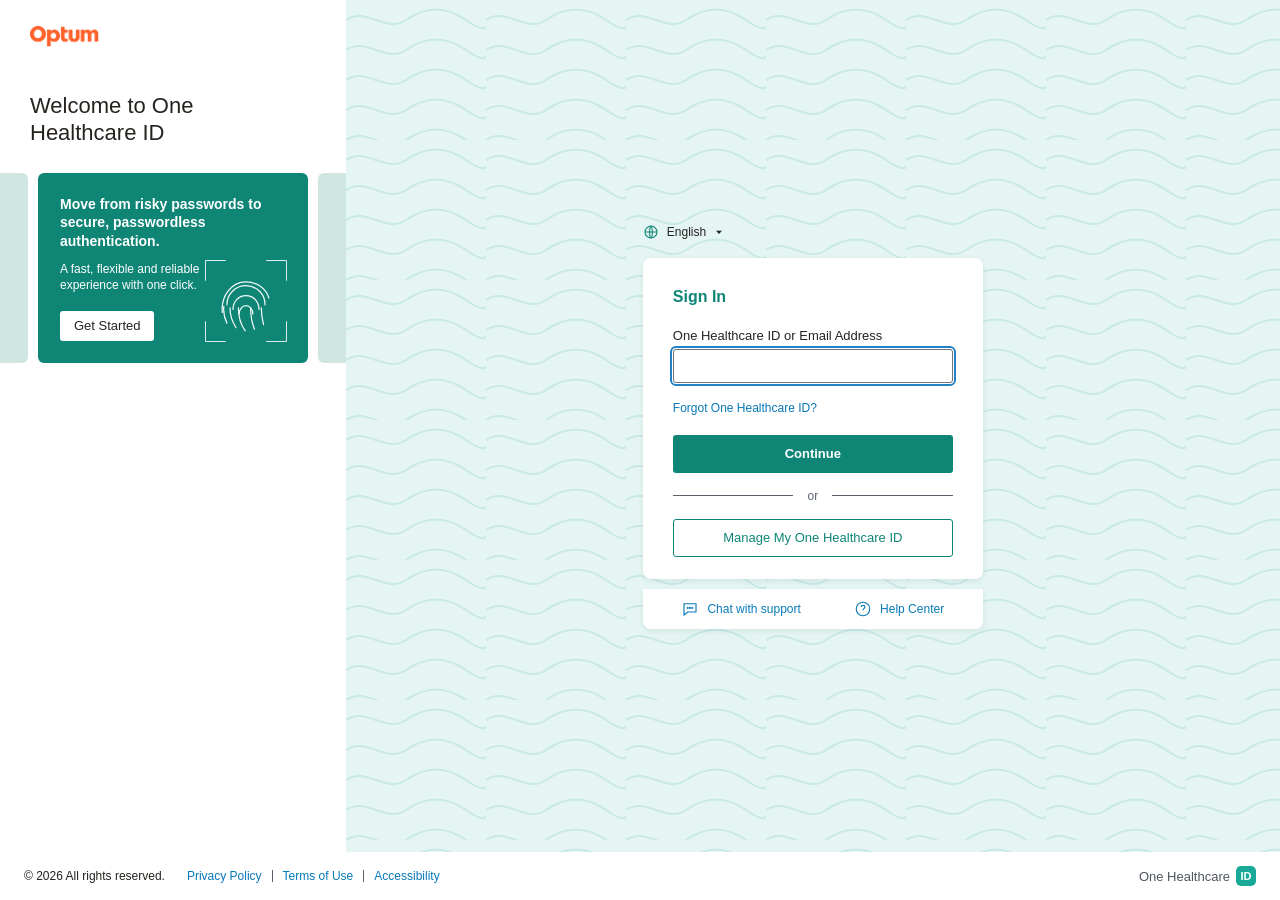
<file: index.html>
<!doctype html>
<html lang="en">
<head>
<meta charset="utf-8">
<meta name="viewport" content="width=device-width,initial-scale=1">
<title>Sign In · Health Plan Manager</title>
<link rel="stylesheet" href="assets/app-shell.css">
<style>
/* Login-only layout. Colours, fonts, radius and buttons come from assets/app-shell.css */
:root{--teal-d:#0F8576;--teal-soft:#E4F5F3}
body{background:#fff}
.login{flex:1;display:grid;grid-template-columns:minmax(320px,27%) 1fr;min-height:calc(100vh / var(--z,1) - 48px)}

/* left: welcome + promo */
.left{padding:26px 30px 20px;display:flex;flex-direction:column;gap:0;min-width:0}
.left .logo{width:70px}
.left h1{font-size:22px;font-weight:400;line-height:1.25;margin:44px 0 26px;color:var(--ink)}
.promo{display:flex;align-items:stretch;gap:10px;margin:0 -30px;padding:0 0 0 0;overflow:hidden}
.promo .peek{flex:none;width:28px;background:#cfe6e2;border-radius:0 6px 6px 0;height:190px}
.promo .peek.r{border-radius:6px 0 0 6px;margin-left:auto}
.promo .slide{flex:1;min-width:0;height:190px;border-radius:6px;background:var(--teal-d);color:#fff;padding:22px;position:relative;overflow:hidden}
.slide h2{font-size:var(--fs-md);font-weight:600;line-height:1.35;margin:0 0 10px;max-width:300px;color:#fff}
.slide p{font-size:var(--fs-xs);line-height:1.35;margin:0;max-width:150px}
.slide .go{position:absolute;left:22px;bottom:22px;height:30px;padding:0 14px;border:0;border-radius:3px;background:#fff;color:#26231f;font-size:var(--fs-sm);cursor:pointer}
.slide .fp{position:absolute;right:20px;bottom:20px;width:84px;height:84px;color:#fff;opacity:.95}
.left .copy{margin-top:auto;padding-top:28px}

/* right: pattern + sign-in card */
.right{position:relative;background-color:var(--teal-soft);display:flex;flex-direction:column;align-items:center;justify-content:center;padding:24px 20px;min-width:0}
.right:before{content:"";position:absolute;inset:0;opacity:.9;
  background-image:url("data:image/svg+xml,%3Csvg xmlns='http://www.w3.org/2000/svg' width='140' height='140' viewBox='0 0 140 140' fill='none' stroke='%23c6e8e3' stroke-width='2'%3E%3Cpath d='M0 20c20-14 40 14 60 0s40-14 60 0 20 6 20 6'/%3E%3Cpath d='M0 50c20-14 40 14 60 0s40-14 60 0 20 6 20 6'/%3E%3Cpath d='M0 80c20-14 40 14 60 0s40-14 60 0 20 6 20 6'/%3E%3Cpath d='M0 110c20-14 40 14 60 0s40-14 60 0 20 6 20 6'/%3E%3Cpath d='M0 140c20-14 40 14 60 0s40-14 60 0 20 6 20 6'/%3E%3C/svg%3E")}
.right>*{position:relative}
.lang{align-self:center;width:340px;max-width:100%;display:flex;align-items:center;gap:8px;font-size:var(--fs-xs);color:#26231f;margin-bottom:18px}
.lang svg{width:16px;height:16px;color:var(--teal-d)}
.signin{width:340px;max-width:100%;background:#fff;border-radius:8px;box-shadow:0 2px 6px rgba(30,40,50,.08);padding:30px 30px 22px}
.signin h2{font-size:var(--fs-lg);font-weight:600;color:var(--teal-d);margin:0 0 22px}
.signin label{display:block;font-size:var(--fs-sm);margin-bottom:6px;color:var(--ink)}
.signin input{width:100%;height:34px;padding:0 10px;border:1px solid #6c737a;border-radius:3px;font:var(--fs-sm) "Segoe UI",Arial,sans-serif;color:var(--ink);background:#fff}
.signin input:focus{outline:2px solid var(--blue);outline-offset:1px}
.forgot{display:inline-block;margin:18px 0 20px;font-size:var(--fs-xs);color:var(--blue-link);text-decoration:none}
.forgot:hover{text-decoration:underline}
.btn-continue{width:100%;height:38px;border:0;border-radius:3px;background:var(--teal-d);color:#fff;font-size:var(--fs-sm);font-weight:700;cursor:pointer}
.btn-continue:hover{background:#0b6e61}
.or{display:flex;align-items:center;gap:14px;margin:16px 0;color:#59616a;font-size:var(--fs-xs)}
.or:before,.or:after{content:"";flex:1;height:1px;background:#59616a}
.btn-manage{width:100%;height:38px;border:1px solid var(--teal-d);border-radius:3px;background:#fff;color:var(--teal-d);font-size:var(--fs-sm);cursor:pointer}
.btn-manage:hover{background:var(--teal-soft)}
.help{width:340px;max-width:100%;margin-top:10px;background:#fff;border-radius:0 0 8px 8px;box-shadow:0 2px 6px rgba(30,40,50,.08);display:flex;justify-content:space-around;padding:11px 12px}
.help a{display:inline-flex;align-items:center;gap:8px;font-size:var(--fs-xs);color:var(--blue-link);text-decoration:none}
.help a:hover{text-decoration:underline}
.help svg{width:18px;height:18px}

/* footer */
.login-foot{height:48px;display:flex;align-items:center;gap:22px;padding:0 24px;background:#fff;font-size:var(--fs-xs);color:var(--ink)}
.login-foot a{color:var(--blue-link);text-decoration:none}.login-foot a:hover{text-decoration:underline}
.login-foot .sep{width:1px;height:12px;background:#59616a;margin:0 -12px}
.login-foot .brand{margin-left:auto;display:flex;align-items:center;gap:6px;color:#4e555d;font-size:var(--fs-sm)}
.login-foot .brand i{display:inline-grid;place-items:center;width:20px;height:20px;border-radius:5px;background:var(--teal);color:#fff;font:700 11px "Segoe UI",Arial,sans-serif}

@media(max-width:900px){
  .login{grid-template-columns:1fr}
  .left{padding:24px 20px}.left h1{margin:28px 0 22px}.promo{margin:0 -20px}
  .right{padding:28px 16px}
  .login-foot{height:auto;flex-wrap:wrap;gap:8px 18px;padding:14px 20px}.login-foot .sep{display:none}.login-foot .brand{margin-left:0}
}
@media(max-width:480px){.signin{padding:30px 20px 24px}.promo .peek{display:none}.promo{margin:0}.slide{padding:22px}.slide .fp{width:80px;height:80px}}
</style>
</head>
<body>
<main class="login">
  <section class="left">
    <img class="logo" src="assets/optum-logo.png" alt="Optum">
    <h1>Welcome to One<br>Healthcare ID</h1>
    <div class="promo" aria-label="Announcements">
      <span class="peek"></span>
      <div class="slide">
        <h2>Move from risky passwords to secure, passwordless authentication.</h2>
        <p>A fast, flexible and reliable experience with one click.</p>
        <button class="go" type="button">Get Started</button>
        <svg class="fp" viewBox="0 0 110 110" fill="none" stroke="currentColor" stroke-width="1.6" stroke-linecap="round" aria-hidden="true">
          <path d="M2 28V2h26M82 2h26v26M108 82v26H82M28 108H2V82" stroke-width="1.2"/>
          <path d="M30 60c0-14 11-25 25-25s25 11 25 25"/><path d="M38 66c0-10 7-18 17-18s17 8 17 18"/><path d="M46 72c0-6 4-11 9-11s9 5 9 11"/>
          <path d="M24 70c-2-22 12-40 31-40 14 0 26 8 30 21"/><path d="M30 84c-4-8-5-14-4-22M42 90c-6-9-8-17-8-26M54 94c-6-8-9-18-9-30M66 92c-3-8-5-16-5-28M78 86c-2-8-3-14-3-22"/>
        </svg>
      </div>
      <span class="peek r"></span>
    </div>
  </section>

  <section class="right">
    <div class="lang"><svg viewBox="0 0 24 24" fill="none" stroke="currentColor" stroke-width="1.6" aria-hidden="true"><circle cx="12" cy="12" r="9"/><path d="M3 12h18M12 3c3 3.2 3 14.8 0 18M12 3c-3 3.2-3 14.8 0 18"/></svg>English <svg viewBox="0 0 24 24" fill="currentColor" style="width:10px;height:10px;color:#26231f" aria-hidden="true"><path d="M5 9h14l-7 8z"/></svg></div>
    <form class="signin" id="signin" novalidate>
      <h2>Sign In</h2>
      <label for="email">One Healthcare ID or Email Address</label>
      <input id="email" name="email" type="text" autocomplete="username" autofocus>
      <a class="forgot" href="#" data-noop>Forgot One Healthcare ID?</a>
      <button class="btn-continue" type="submit">Continue</button>
      <div class="or">or</div>
      <button class="btn-manage" type="button" data-noop>Manage My One Healthcare ID</button>
    </form>
    <div class="help">
      <a href="#" data-noop><svg viewBox="0 0 24 24" fill="none" stroke="currentColor" stroke-width="1.5" aria-hidden="true"><path d="M4 5h16v11H9l-5 4z"/><circle cx="9" cy="10.5" r=".6"/><circle cx="12" cy="10.5" r=".6"/><circle cx="15" cy="10.5" r=".6"/></svg>Chat with support</a>
      <a href="#" data-noop><svg viewBox="0 0 24 24" fill="none" stroke="currentColor" stroke-width="1.5" aria-hidden="true"><circle cx="12" cy="12" r="9"/><path d="M9.7 9.4a2.4 2.4 0 1 1 3.6 2.1c-.9.5-1.3 1-1.3 2M12 16.8h.01"/></svg>Help Center</a>
    </div>
  </section>
</main>

<footer class="login-foot">
  <span>© 2026 All rights reserved.</span>
  <a href="#" data-noop>Privacy Policy</a><span class="sep"></span>
  <a href="#" data-noop>Terms of Use</a><span class="sep"></span>
  <a href="#" data-noop>Accessibility</a>
  <span class="brand">One Healthcare <i>ID</i></span>
</footer>

<script src="assets/app-shell.js"></script>
<script>
// Wireframe demo only: no validation, any (or empty) entry continues to Home.
document.getElementById('signin').addEventListener('submit',function(e){
  e.preventDefault();
  PIS.save({email:document.getElementById('email').value.trim()});
  location.href='Home.html';
});
document.querySelectorAll('[data-noop]').forEach(function(a){a.addEventListener('click',function(e){e.preventDefault()})});
</script>
</body>
</html>
</file>
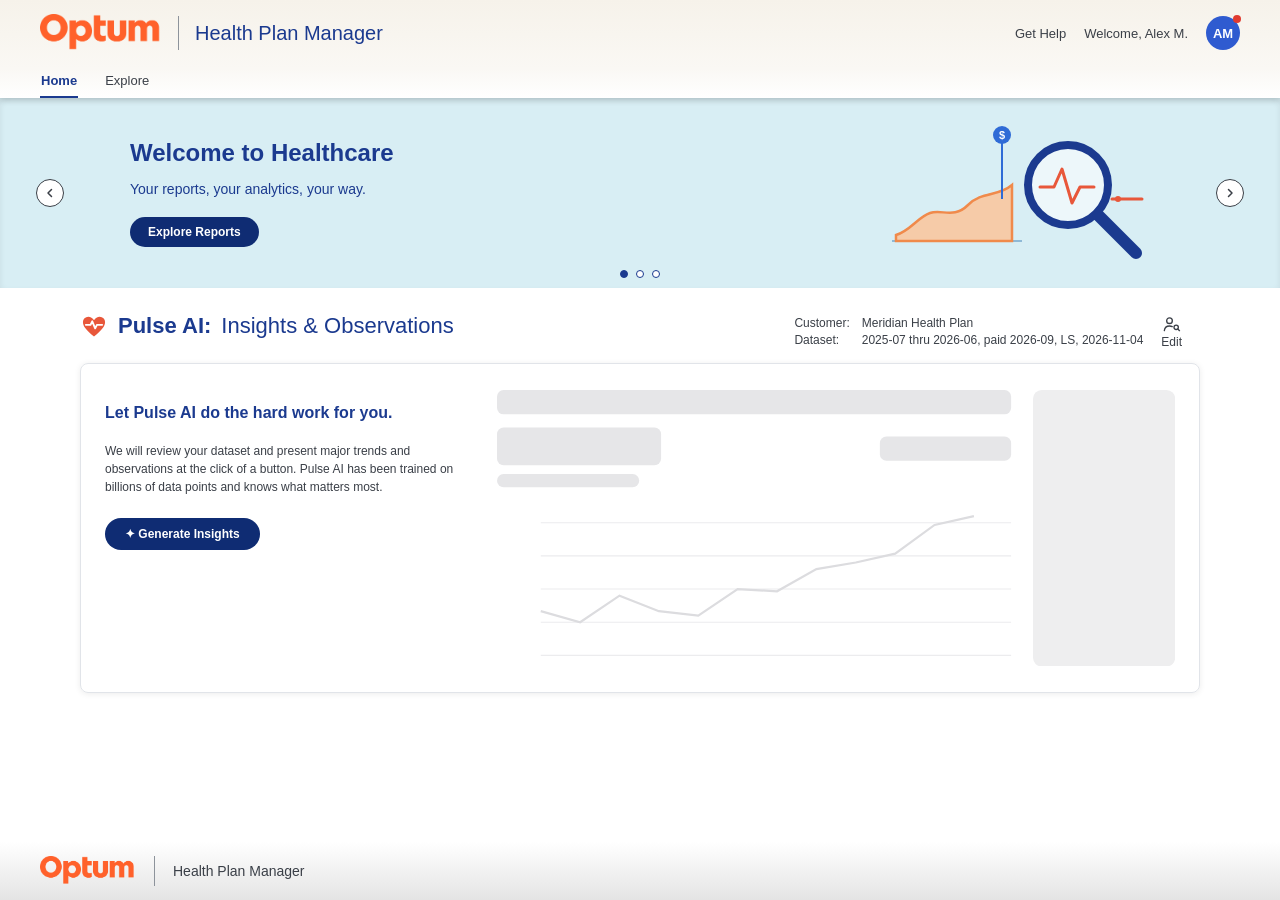
<file: Home.html>
<!doctype html>
<html lang="en">
<head>
<meta charset="utf-8">
<meta name="viewport" content="width=device-width,initial-scale=1">
<title>Welcome to Healthcare · Health Plan Manager</title>
<link rel="stylesheet" href="assets/app-shell.css">
<link rel="stylesheet" href="assets/portal.css">
<style>
/* Home-only layout */
.hero{position:relative;background:#d8eef4;box-shadow:inset 0 3px 6px rgba(0,0,0,.08);height:190px}
.hero-in{max-width:1200px;height:100%;margin:0 auto;padding:0 90px;display:flex;align-items:center;justify-content:space-between;gap:24px}
.slide{display:none;width:100%;align-items:center;justify-content:space-between;gap:24px}
.slide.on{display:flex}
.slide h1{font-size:24px;font-weight:700;color:var(--navy);margin:0 0 14px}
.slide p{margin:0 0 20px;font-size:var(--fs-md);color:var(--navy)}
.pill{display:inline-flex;align-items:center;height:30px;padding:0 18px;border:0;border-radius:15px;background:var(--navy-d);color:#fff;font-size:var(--fs-xs);font-weight:700;text-decoration:none;cursor:pointer}
.pill:hover{background:#0a2058}
.slide svg{flex:none;width:260px;height:140px}
.arrow{position:absolute;top:50%;margin-top:-14px;width:28px;height:28px;border-radius:50%;border:1px solid #3a3f47;background:#fff;color:#3a3f47;display:grid;place-items:center;cursor:pointer;padding:0}
.arrow svg{width:12px;height:12px}.arrow.l{left:36px}.arrow.r{right:36px}
.dots{position:absolute;left:0;right:0;bottom:10px;display:flex;justify-content:center;gap:8px}
.dots button{width:8px;height:8px;padding:0;border-radius:50%;border:1px solid var(--navy);background:#fff;cursor:pointer}
.dots button.on{background:var(--navy)}

.pulse-row{display:flex;align-items:flex-start;justify-content:space-between;gap:20px;flex-wrap:wrap;margin:6px 0 12px}
.pulse-row h2{margin:0;display:flex;align-items:center;gap:10px;font-size:22px;font-weight:400;color:var(--navy)}
.pulse-row h2 b{font-weight:700}
.pulse-row h2 svg{width:28px;height:28px}
.pulse{display:grid;grid-template-columns:minmax(260px,34%) 1fr;gap:28px;border:1px solid #e1e4e9;border-radius:8px;box-shadow:0 1px 6px rgba(0,0,0,.08);padding:26px 24px;min-height:280px}
.pulse h3{margin:12px 0 18px;font-size:var(--fs-lg);font-weight:700;color:var(--navy);line-height:1.35}
.pulse p{margin:0 0 22px;font-size:var(--fs-xs);color:#3a3f47;line-height:1.5}
.pulse .gen{height:32px;padding:0 20px;border:0;border-radius:16px;background:var(--navy-d);color:#fff;font-size:var(--fs-xs);font-weight:700;cursor:default}
.ghost{position:relative}
.ghost svg{width:100%;height:100%;min-height:230px}

@media(max-width:900px){
  .hero{height:auto;padding:22px 0 34px}.hero-in{padding:0 56px}.slide svg{display:none}
  .arrow.l{left:12px}.arrow.r{right:12px}.pulse{grid-template-columns:1fr}.ghost{display:none}
}
.head{display:flex;align-items:center;justify-content:space-between;gap:20px;flex-wrap:wrap;margin-bottom:14px}
.head h1{font-size:28px}
.search{display:flex;align-items:center;width:236px;max-width:100%;height:34px;padding:0 12px;border:1px solid #c9cdd3;border-radius:4px;background:#fff}
.search input{flex:1;min-width:0;border:0;outline:0;font:var(--fs-xs) "Segoe UI",Arial,sans-serif;color:#2b2f36;background:none}
.search svg{width:16px;height:16px;color:var(--plink)}
h2.group{font-size:18px;margin:0 0 12px}
.fold{max-width:760px;border:1px solid #e1e4e9;border-radius:18px;box-shadow:0 1px 6px rgba(0,0,0,.08);padding:14px 18px 10px}
.fold-head{display:flex;align-items:center;gap:12px;width:100%;padding:0 0 10px;border:0;border-bottom:2px solid var(--navy);background:none;cursor:pointer;text-align:left}
.fold-head svg.ico{width:22px;height:22px;color:var(--orange)}
.fold-head h3{margin:0;font-size:20px;font-weight:700;color:var(--navy)}
.fold-head svg.chev{width:12px;height:12px;color:var(--navy);transition:transform .15s}
.fold-head[aria-expanded=false] svg.chev{transform:rotate(180deg)}
.rows{list-style:none;margin:6px 0 0;padding:0}
.rows a{display:flex;align-items:center;gap:12px;padding:9px 6px;border-radius:4px;text-decoration:none}
.rows a:hover{background:#f0f1f3}
.rows svg{width:18px;height:18px;flex:none;color:#59616a}
.rows b{font-size:var(--fs-xs);font-weight:400;text-decoration:underline;color:var(--plink)}
.empty{margin:10px 6px;color:#737b84;font-size:var(--fs-xs)}
@media(max-width:900px){.search{width:100%}}
/* views */
[hidden]{display:none!important}
</style>
</head>
<body>
<div id="app-header"></div>

<div id="view-home">
<section class="hero" aria-roledescription="carousel" aria-label="Welcome">
  <button class="arrow l" type="button" aria-label="Previous"><svg viewBox="0 0 24 24" fill="none" stroke="currentColor" stroke-width="3" stroke-linecap="round" stroke-linejoin="round"><path d="m15 5-7 7 7 7"/></svg></button>
  <div class="hero-in">
    <div class="slide on">
      <div><h1>Welcome to Healthcare</h1><p>Your reports, your analytics, your way.</p><a class="pill" href="Home.html#explore" data-view="explore">Explore Reports</a></div>
      <svg viewBox="0 0 260 140" fill="none" aria-hidden="true">
        <path d="M2 118h130" stroke="#8fb9d6" stroke-width="2"/>
        <path d="M6 112c14-4 22-18 34-22s24 6 38-8 30-8 44-20v56H6z" fill="#f6cba8" stroke="#f08a4b" stroke-width="2.5"/>
        <path d="M112 14v62" stroke="#2f6bd6" stroke-width="2"/><circle cx="112" cy="12" r="9" fill="#2f6bd6"/><text x="112" y="16" font-size="11" font-weight="700" text-anchor="middle" fill="#fff" font-family="Segoe UI,Arial">$</text>
        <circle cx="178" cy="62" r="40" fill="#fff" fill-opacity=".55" stroke="#1B3A8F" stroke-width="8"/>
        <path d="M150 64h14l8-18 10 34 8-16h14" stroke="#e8573a" stroke-width="3" stroke-linecap="round" stroke-linejoin="round"/>
        <path d="M208 92l38 38" stroke="#1B3A8F" stroke-width="12" stroke-linecap="round"/>
        <path d="M222 76h30" stroke="#e8573a" stroke-width="3" stroke-linecap="round"/><circle cx="228" cy="76" r="3" fill="#e8573a"/>
      </svg>
    </div>
    <div class="slide">
      <div><h1>Foundation Reporting</h1><p>Open the Payment Integrity Suite to review savings and claims.</p></div>
      <svg viewBox="0 0 260 140" fill="none" aria-hidden="true"><rect x="40" y="24" width="180" height="104" rx="8" fill="#fff" stroke="#1B3A8F" stroke-width="5"/><path d="M40 52h180M86 52v76" stroke="#1B3A8F" stroke-width="4"/><rect x="100" y="86" width="14" height="30" fill="#2f6bd6"/><rect x="124" y="72" width="14" height="44" fill="#2f6bd6"/><rect x="148" y="94" width="14" height="22" fill="#2f6bd6"/><path d="M98 80l30-14 28 10 40-24" stroke="#f08a4b" stroke-width="3.5" stroke-linecap="round" stroke-linejoin="round"/></svg>
    </div>
    <div class="slide">
      <div><h1>Choose your customer and dataset</h1><p>Pick what every report will use from Explore.</p></div>
      <svg viewBox="0 0 260 140" fill="none" aria-hidden="true"><rect x="30" y="20" width="96" height="100" rx="8" fill="#fff" stroke="#1B3A8F" stroke-width="5"/><rect x="134" y="20" width="96" height="100" rx="8" fill="#fff" stroke="#1B3A8F" stroke-width="5"/><path d="M46 46h64M46 66h64M46 86h40M150 46h64M150 66h64M150 86h40" stroke="#2f6bd6" stroke-width="5" stroke-linecap="round"/><path d="M200 104l8 8 16-18" stroke="#f08a4b" stroke-width="5" stroke-linecap="round" stroke-linejoin="round"/></svg>
    </div>
  </div>
  <button class="arrow r" type="button" aria-label="Next"><svg viewBox="0 0 24 24" fill="none" stroke="currentColor" stroke-width="3" stroke-linecap="round" stroke-linejoin="round"><path d="m9 5 7 7-7 7"/></svg></button>
  <div class="dots" role="tablist"><button class="on" type="button" aria-label="Slide 1"></button><button type="button" aria-label="Slide 2"></button><button type="button" aria-label="Slide 3"></button></div>
</section>

<main class="portal-page">
  <div class="pulse-row">
    <h2><svg viewBox="0 0 24 24" fill="none" aria-hidden="true"><path d="M12 21C5 15.5 2.5 12 2.5 8.6A4.6 4.6 0 0 1 7.1 4c2 0 3.7 1.1 4.9 3 1.2-1.9 2.9-3 4.9-3a4.6 4.6 0 0 1 4.6 4.6C21.5 12 19 15.5 12 21z" fill="#e8573a"/><path d="M5 11h4l1.5-3 2.5 6 1.5-3H19" stroke="#fff" stroke-width="1.6" stroke-linecap="round" stroke-linejoin="round"/></svg><b>Pulse AI:</b> Insights &amp; Observations</h2>
    <div id="slot-pulse"></div>
  </div>
  <section class="pulse">
    <div>
      <h3>Let Pulse AI do the hard work for you.</h3>
      <p>We will review your dataset and present major trends and observations at the click of a button. Pulse AI has been trained on billions of data points and knows what matters most.</p>
      <button class="gen" type="button" tabindex="-1">✦ Generate Insights</button>
    </div>
    <div class="ghost" aria-hidden="true">
      <svg viewBox="0 0 620 250" preserveAspectRatio="none" fill="none">
        <rect x="0" y="0" width="470" height="22" rx="6" fill="#e6e6e8"/><rect x="0" y="34" width="150" height="34" rx="6" fill="#e6e6e8"/><rect x="350" y="42" width="120" height="22" rx="6" fill="#e6e6e8"/><rect x="0" y="76" width="130" height="12" rx="6" fill="#e6e6e8"/>
        <rect x="490" y="0" width="130" height="250" rx="8" fill="#eeeeef"/>
        <g stroke="#ececee"><path d="M40 120h430M40 150h430M40 180h430M40 210h430M40 240h430"/></g>
        <path d="M40 200l36 10 36-24 36 14 36 4 36-24 36 2 36-20 36-6 36-8 36-26 36-8" stroke="#dcdcdf" stroke-width="2"/>
      </svg>
    </div>
  </section>

</main>
</div>
<main class="portal-page" id="view-explore" hidden>
  <nav class="crumb" aria-label="Breadcrumb">
    <svg viewBox="0 0 24 24" fill="currentColor" aria-hidden="true"><path d="M12 3 2 12h3v9h5v-6h4v6h5v-9h3z"/></svg>
    <a href="Home.html" data-view="home">Home</a><span>›</span><b>Explore</b>
  </nav>
  <div class="head">
    <h1 class="h-navy">Explore</h1>
    <label class="search"><input id="q" type="search" placeholder="Search" aria-label="Search reports"><svg viewBox="0 0 24 24" fill="none" stroke="currentColor" stroke-width="1.9" stroke-linecap="round" aria-hidden="true"><circle cx="11" cy="11" r="6.5"/><path d="m16 16 4.5 4.5"/></svg></label>
  </div>
  <h2 class="group h-navy">Dashboards</h2>
  <section class="fold">
    <button class="fold-head" type="button" aria-expanded="true" aria-controls="foundation-rows">
      <svg class="ico" viewBox="0 0 24 24" fill="currentColor" aria-hidden="true"><rect x="3" y="4" width="8" height="7" rx="1"/><rect x="13" y="4" width="8" height="7" rx="1"/><rect x="3" y="13" width="8" height="7" rx="1"/><rect x="13" y="13" width="8" height="7" rx="1" opacity=".55"/></svg>
      <h3>Foundation Reporting</h3>
      <svg class="chev" viewBox="0 0 24 24" fill="none" stroke="currentColor" stroke-width="3" stroke-linecap="round" stroke-linejoin="round" aria-hidden="true"><path d="m6 15 6-6 6 6"/></svg>
    </button>
    <ul class="rows" id="foundation-rows">
      <li data-name="payment integrity suite"><a id="pis-link" href="Optum_Dashboard_Payment_Integrity_Suite.html"><svg viewBox="0 0 24 24" fill="none" stroke="currentColor" stroke-width="1.6" aria-hidden="true"><rect x="3" y="4" width="18" height="16" rx="1.5"/><path d="M3 9h18M8 9v11"/></svg><b>Payment Integrity Suite</b></a></li>
    </ul>
    <p class="empty" id="none" hidden>No reports match your search.</p>
  </section>
</main>
<div id="app-footer"></div>

<script src="assets/app-shell.js"></script>
<script>
PIS.mountShell('home',{meta:true});
/* One file, two views. The Customer/Dataset block moves: Pulse AI row on Home, header on Explore. */
var metaEl=document.createElement('div');PIS.mountMeta(metaEl);
var slotPulse=document.getElementById('slot-pulse'),slotHead=document.getElementById('ph-meta');
var vHome=document.getElementById('view-home'),vExp=document.getElementById('view-explore');
var navHome=document.querySelector('.ph-nav a[href="Home.html"]'),navExp=document.querySelector('.ph-nav a[href="Home.html#explore"]');
function show(v,push){
  var exp=v==='explore';
  vHome.hidden=exp;vExp.hidden=!exp;
  (exp?slotHead:slotPulse).appendChild(metaEl);
  if(navHome)exp?navHome.removeAttribute('aria-current'):navHome.setAttribute('aria-current','page');
  if(navExp)exp?navExp.setAttribute('aria-current','page'):navExp.removeAttribute('aria-current');
  document.title=(exp?'Explore':'Welcome to Healthcare')+' \u00b7 Health Plan Manager';
  if(push)history.replaceState(null,'',exp?'#explore':location.pathname);
  window.scrollTo(0,0);
}
document.addEventListener('click',function(e){
  var a=e.target.closest('a[data-view],.ph-nav a[href="Home.html"],.ph-nav a[href="Home.html#explore"]');
  if(!a)return;
  e.preventDefault();
  show((a.dataset.view||(a.getAttribute('href')==='Home.html'?'home':'explore')),true);
});
window.addEventListener('hashchange',function(){show(location.hash==='#explore'?'explore':'home',false)});
show(location.hash==='#explore'?'explore':'home',false);
/* Explore view: collapse + search */
var fhead=document.querySelector('.fold-head'),rows=document.getElementById('foundation-rows');
fhead.addEventListener('click',function(){var o=fhead.getAttribute('aria-expanded')==='true';fhead.setAttribute('aria-expanded',!o);rows.hidden=o});
document.getElementById('q').addEventListener('input',function(e){
  var q=e.target.value.trim().toLowerCase(),shown=0;
  rows.querySelectorAll('li').forEach(function(li){var ok=!q||li.dataset.name.indexOf(q)>-1;li.hidden=!ok;if(ok)shown++});
  document.getElementById('none').hidden=shown>0;
  if(q&&shown){rows.hidden=false;fhead.setAttribute('aria-expanded','true')}
});
(function(){
  var slides=document.querySelectorAll('.slide'),dots=document.querySelectorAll('.dots button'),i=0;
  function go(n){i=(n+slides.length)%slides.length;slides.forEach(function(s,k){s.classList.toggle('on',k===i)});dots.forEach(function(d,k){d.classList.toggle('on',k===i)})}
  document.querySelector('.arrow.l').onclick=function(){go(i-1)};
  document.querySelector('.arrow.r').onclick=function(){go(i+1)};
  dots.forEach(function(d,k){d.onclick=function(){go(k)}});
})();
</script>
</body>
</html>
</file>
<file: assets/app-shell.css>
/* Shared shell for Login / Home / Explore.
   Tokens, type scale, header, footer, buttons and the Customer/Dataset block
   are copied 1:1 from Optum_Dashboard_Payment_Integrity_Suite.html so all pages look like one app. */
*{box-sizing:border-box}
:root{
  --orange:#F15A24;--teal:#18A999;--blue:#2381C5;--blue-d:#1A6AA3;--blue-link:#0879B9;--blue-soft:#E7F3FA;
  --ink:#26231f;--muted:#777168;--line:#e9e0d3;--canvas:#faf8f2;--white:#fff;--btn-border:#bfc6cc;--radius:12px;
  --fs-xs:12px;--fs-sm:13px;--fs-md:14px;--fs-lg:16px;--fs-xl:22px;--fs-kpi:28px
}
html,body{margin:0}
body{background:var(--canvas);color:var(--ink);font-family:"Segoe UI",Arial,sans-serif;font-size:13px;min-height:calc(100vh / var(--z,1));display:flex;flex-direction:column}
a{color:var(--blue-link)}
button{font-family:inherit}

/* ---------- header (same as dashboard top bar) ---------- */
.topbar{height:42px;background:#fff;border-bottom:1px solid #e5e7e9;display:flex;align-items:center;padding:0 20px;gap:12px;position:sticky;top:0;z-index:20}
.logo-link{display:flex}.logo{width:59px;height:auto;display:block}
.top-title{font-size:var(--fs-sm);font-weight:600;color:#41464b}
.top-nav{display:flex;align-self:stretch;margin-left:14px}
.top-nav a{display:flex;align-items:center;padding:0 12px;font-size:var(--fs-sm);color:#4e555d;text-decoration:none;border-bottom:2px solid transparent}
.top-nav a:hover{color:var(--blue-link)}
.top-nav a[aria-current=page]{color:var(--blue-link);font-weight:600;border-bottom-color:var(--blue)}
.top-right{margin-left:auto;display:flex;align-items:center;gap:28px;font-size:var(--fs-sm);color:#4e555d;white-space:nowrap}
.top-right .acct span{color:#737b84}.top-right .acct b{font-weight:600;color:#2f353b}
.top-right .top-action{display:inline-flex;align-items:center;gap:6px;color:#4e555d;cursor:pointer}
.top-right .top-action:hover{color:var(--blue-link)}
.top-right .caret{width:10px;height:10px;margin-left:1px}
.top-right .avatar{width:26px;height:26px;border-radius:50%;background:#e5edf5;color:#275a80;display:inline-grid;place-items:center;font-size:var(--fs-xs);font-weight:600;margin-right:2px}
@media(max-width:900px){.top-right .acct,.top-right .top-action:not(.user){display:none}}
@media(max-width:560px){.top-title{display:none}.top-nav{margin-left:4px}}

/* ---------- footer (same as dashboard footer) ---------- */
.app-footer{height:42px;display:flex;align-items:center;gap:12px;padding:0 20px;background:#fff;border-top:1px solid #e5e7e9;margin-top:auto}
.app-footer img{width:59px;height:auto;display:block}
.app-footer .foot-sep{width:1px;height:18px;background:#dfe2e5}
.app-footer .foot-name{font-size:var(--fs-xs);font-weight:600;color:#41464b}

/* ---------- page frame ---------- */
.page{flex:1 0 auto;width:100%;max-width:1280px;margin:0 auto;padding:20px 24px 34px}
.page h1{font-size:var(--fs-xl);line-height:1.25;margin:0 0 4px;font-weight:600;color:#282d32}
.card{background:#fff;border:1px solid var(--line);border-radius:var(--radius);box-shadow:0 2px 4px rgba(48,38,25,.04);padding:18px 20px}
.card h2{font-size:var(--fs-lg);font-weight:600;margin:0}

/* ---------- buttons (dashboard .action / .action.primary) ---------- */
.action{display:inline-flex;align-items:center;gap:6px;height:30px;padding:0 12px;border:1px solid var(--btn-border);border-radius:8px;background:#fff;color:#37414a;font-size:var(--fs-sm);cursor:pointer;text-decoration:none}
.action:hover{background:#eef3f8}
.action.primary{background:var(--blue);border-color:var(--blue);color:#fff}
.action.primary:hover{background:var(--blue-d);border-color:var(--blue-d)}

/* ---------- Customer / Dataset / Last Refresh block (moved here from Financial Impact) ---------- */
.page-meta{display:flex;align-items:center;flex-wrap:wrap;gap:6px 26px;font-size:var(--fs-xs);color:#737b84}
.meta-item{position:relative;display:inline-flex;align-items:center;gap:5px;font-size:var(--fs-xs)}
.meta-item strong{font-size:var(--fs-xs);font-weight:600;color:#4e555d}
.meta-grp{position:relative;display:inline-flex;align-items:center;gap:2px}
.meta-edit{display:inline-flex;align-items:center;gap:5px;margin-left:0;padding:2px 7px;border:0;background:none;border-radius:5px;color:#59616a;cursor:pointer;line-height:1;font-size:var(--fs-xs)}
.meta-edit span{font-size:var(--fs-xs);font-weight:600}
.meta-edit svg{width:16px;height:16px}
.meta-edit:hover{background:#e8edf2;color:var(--blue-link)}
.ms-panel{position:absolute;top:calc(100% - 4px);left:0;background:#fff;border:1px solid #cfd5db;border-radius:8px;box-shadow:0 10px 28px rgba(30,40,50,.2);z-index:40}
.edit-panel{display:flex;gap:18px;width:min(760px,calc(100vw - 48px));padding:14px 16px}
.ep-col{flex:1 1 0;min-width:0;display:flex;flex-direction:column}
.ep-title{font-size:var(--fs-xs);font-weight:700;color:#2f353b;margin-bottom:8px}
.ep-list{max-height:300px;overflow-y:auto}
.ms-opt{display:flex;align-items:center;justify-content:space-between;gap:9px;width:100%;padding:7px 9px;border:0;background:transparent;font-size:var(--fs-xs);font-weight:400;color:#59616a;text-align:left;cursor:pointer;border-radius:5px;white-space:nowrap}
.ms-opt span{overflow:hidden;text-overflow:ellipsis}
.ms-opt:hover{background:#e8f3fb}
.ms-opt.sel{color:#2f353b}
.ms-tick{width:14px;height:14px;flex:none;color:var(--blue)}
@media(max-width:900px){
  .meta-grp{position:static}.meta-host{position:relative}
  .ms-panel{left:0;right:0;width:auto}.edit-panel{flex-direction:column}
}
</file>
<file: assets/portal.css>
/* Portal look for Home + Explore (cream two-row header, grey footer, Customer/Dataset dropdown).
   Recreated from the Health Plan Manager reference screenshots. Loaded after app-shell.css. */
:root{--navy:#1B3A8F;--navy-d:#0F2C73;--plink:#2F6BD6;--grey-line:#d9dde3}
body{background:#fff;color:#2b2f36}
a{color:var(--plink)}

/* ---------- header ---------- */
.portal-head{position:relative;z-index:30;background:linear-gradient(#f6f2ea,#faf8f4 70%,#fff);box-shadow:0 2px 6px rgba(0,0,0,.14);padding:0 40px}
.ph-top{display:flex;align-items:center;justify-content:space-between;height:60px;padding-top:6px}
.ph-brand{display:flex;align-items:center;gap:16px;text-decoration:none}
.ph-brand .logo{width:122px;height:auto;display:block}
.ph-sep{width:1px;height:34px;background:#8d939b}
.ph-title{font-size:20px;font-weight:400;color:var(--navy)}
.ph-right{display:flex;align-items:center;gap:18px;font-size:var(--fs-sm);color:#3a3f47}
.ph-right a{color:#3a3f47;text-decoration:none}.ph-right a:hover{color:var(--navy)}
.ph-avatar{position:relative;width:34px;height:34px;border-radius:50%;background:#2f5bd0;color:#fff;display:grid;place-items:center;font-size:var(--fs-sm);font-weight:600}
.ph-avatar i{position:absolute;top:-1px;right:-1px;width:8px;height:8px;border-radius:50%;background:#e03a2f}
.ph-nav{display:flex;gap:26px;height:38px;align-items:flex-end}
.ph-nav a{padding:0 1px 8px;font-size:var(--fs-sm);color:#3a3f47;text-decoration:none;border-bottom:2px solid transparent}
.ph-nav a:hover{color:var(--navy)}
.ph-nav a[aria-current=page]{color:var(--navy);font-weight:700;border-bottom-color:var(--navy)}
.ph-nav a.off{cursor:default}.ph-nav a.off:hover{color:#3a3f47}
.ph-meta{position:absolute;right:40px;top:44px}.ph-meta:empty{display:none}

/* ---------- footer ---------- */
.portal-foot{margin-top:auto;height:58px;display:flex;align-items:center;gap:18px;padding:0 40px;background:linear-gradient(#fff,#e4e4e4)}
.portal-foot img{width:96px;height:auto;display:block}
.portal-foot .foot-sep{width:1px;height:30px;background:#8d939b}
.portal-foot span.foot-name{font-size:var(--fs-md);color:#3a3f47}

/* ---------- page frame ---------- */
.portal-page{flex:1 0 auto;width:100%;max-width:1200px;margin:0 auto;padding:18px 40px 40px}
.crumb{display:flex;align-items:center;gap:10px;font-size:var(--fs-xs);color:#3a3f47;margin-bottom:12px}
.crumb a{text-decoration:none;color:var(--plink)}.crumb a:hover{text-decoration:underline}
.crumb svg{width:13px;height:13px;color:#3a3f47}
.crumb b{font-weight:700}
.h-navy{color:var(--navy);font-weight:700;margin:0}

/* ---------- Customer / Dataset / Last Refresh + dropdown ---------- */
.mt{position:relative;display:flex;align-items:center;gap:14px}
.mt-rows{display:grid;grid-template-columns:auto auto;gap:3px 12px;font-size:var(--fs-xs);color:#3a3f47}
.mt-rows .k{color:#3a3f47}.mt-rows .v{color:#3a3f47;white-space:nowrap}
.mt-edit{display:flex;flex-direction:column;align-items:center;gap:1px;border:0;background:none;cursor:pointer;color:#3a3f47;font-size:12px;padding:2px 4px;border-radius:4px}
.mt-edit svg{width:20px;height:20px}
.mt-edit:hover{color:var(--navy);background:#eceff5}
.dd{position:absolute;right:0;top:calc(100% + 10px);width:min(680px,calc(100vw - 32px));background:#fff;border:1px solid #cfd3d9;border-radius:4px;box-shadow:0 6px 22px rgba(0,0,0,.22);display:grid;grid-template-columns:1fr 1.3fr;z-index:60;text-align:left}
.dd-col{display:flex;flex-direction:column;min-width:0;padding:12px 14px 0}
.dd-col+.dd-col{border-left:1px solid #e4e6ea}
.dd-h{display:flex;align-items:center;justify-content:space-between;gap:8px;margin-bottom:8px;min-height:30px}
.dd-h h4{margin:0;font-size:var(--fs-sm);font-weight:700;color:var(--navy)}
.dd-create{height:28px;padding:0 14px;border:0;border-radius:4px;background:var(--navy-d);color:#fff;font-size:var(--fs-xs);cursor:pointer;white-space:nowrap}
.dd-search{display:flex;align-items:center;border:1px solid #c9cdd3;border-radius:5px;height:32px;padding:0 10px;margin-bottom:10px}
.dd-search input{flex:1;min-width:0;border:0;outline:0;font:var(--fs-xs) "Segoe UI",Arial,sans-serif;color:#2b2f36;background:none}
.dd-search svg{width:16px;height:16px;color:var(--plink)}
.dd-chips{display:flex;align-items:center;gap:8px;font-size:var(--fs-xs);margin-bottom:8px}
.dd-chips button{height:24px;padding:0 12px;border:1px solid #9aa4bd;border-radius:12px;background:#fff;color:var(--navy);font-size:var(--fs-xs);cursor:pointer}
.dd-chips button.on{background:var(--navy-d);border-color:var(--navy-d);color:#fff;font-weight:600}
.dd-list{height:290px;overflow-y:auto}
.dd-item{display:flex;align-items:center;justify-content:space-between;gap:10px;width:100%;padding:8px 8px;border:0;background:none;text-align:left;font-size:var(--fs-xs);color:#2b2f36;cursor:pointer;border-radius:3px}
.dd-item span{overflow:hidden;text-overflow:ellipsis;white-space:nowrap}
.dd-item:hover{background:#eef1f7}
.dd-item.sel{background:#e3e8f3}.dd-item.sel span{color:var(--navy);text-decoration:underline;font-weight:600}
.dd-item svg{width:14px;height:14px;flex:none;color:var(--navy)}
.dd-empty{padding:12px 8px;font-size:var(--fs-xs);color:#737b84}
.dd-foot{display:flex;justify-content:flex-end;padding:8px 0 10px;border-top:1px solid #e4e6ea}
.dd-foot button{height:28px;padding:0 14px;border:1px solid var(--navy-d);border-radius:14px;background:#fff;color:var(--navy-d);font-size:var(--fs-xs);font-weight:600;cursor:pointer}
.dd-spacer{height:48px}

@media(max-width:900px){
  .portal-head{padding:0 16px}.ph-top{height:54px}.ph-brand .logo{width:92px}.ph-title{font-size:16px}
  .ph-right .gethelp{display:none}
  .ph-nav{gap:18px;overflow-x:auto;white-space:nowrap}
  .ph-meta{position:static;padding:6px 0 10px}
  .portal-page{padding:16px}.portal-foot{padding:0 16px}
  .dd{grid-template-columns:1fr;max-height:70vh;overflow:auto}.dd-col+.dd-col{border-left:0;border-top:1px solid #e4e6ea}.dd-list{height:180px}
}
@media(max-width:480px){.ph-title{display:none}.ph-sep{display:none}.ph-right .welcome{display:none}}
@media(max-width:900px){
  .portal-head{overflow:visible}.ph-nav{max-width:100%}.ph-nav a{flex:none}
  .mt{width:100%}.mt-rows{min-width:0;flex:1}.mt-rows .v{white-space:normal;overflow-wrap:anywhere}
}
</file>
